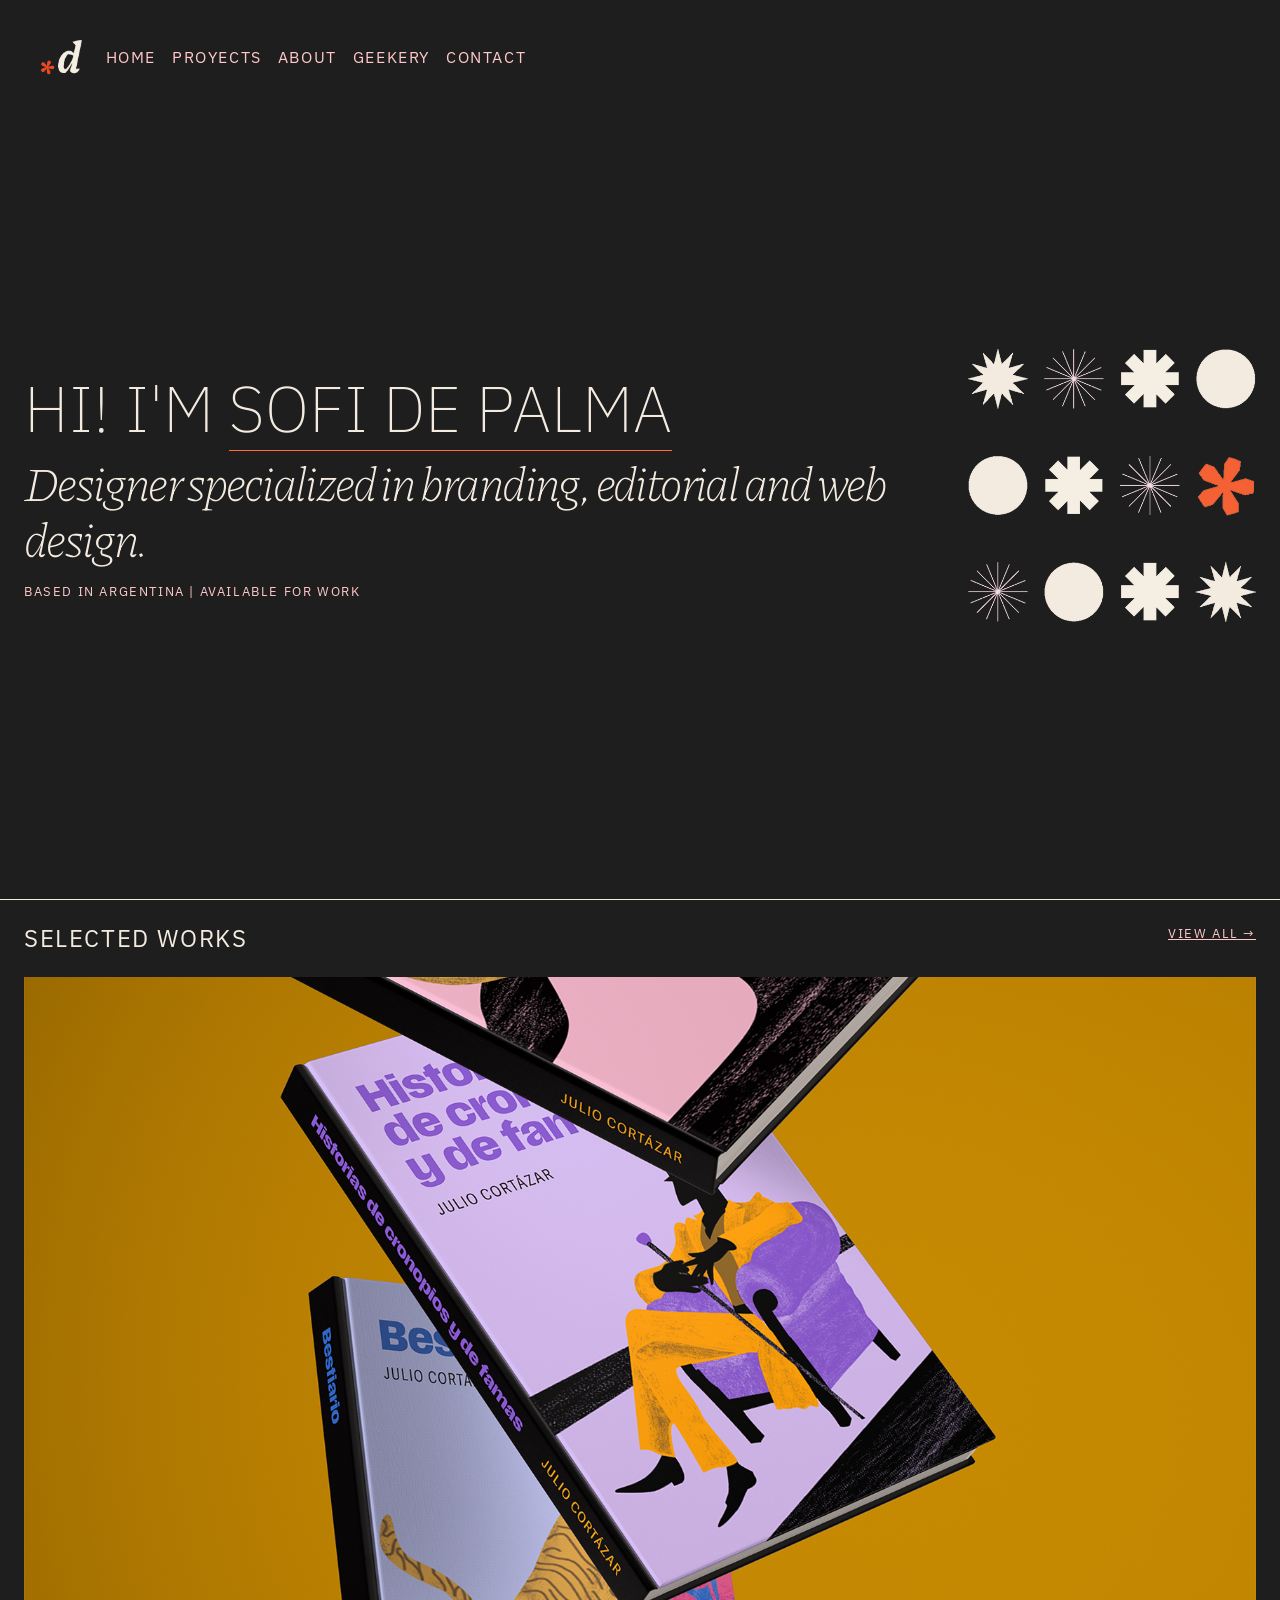
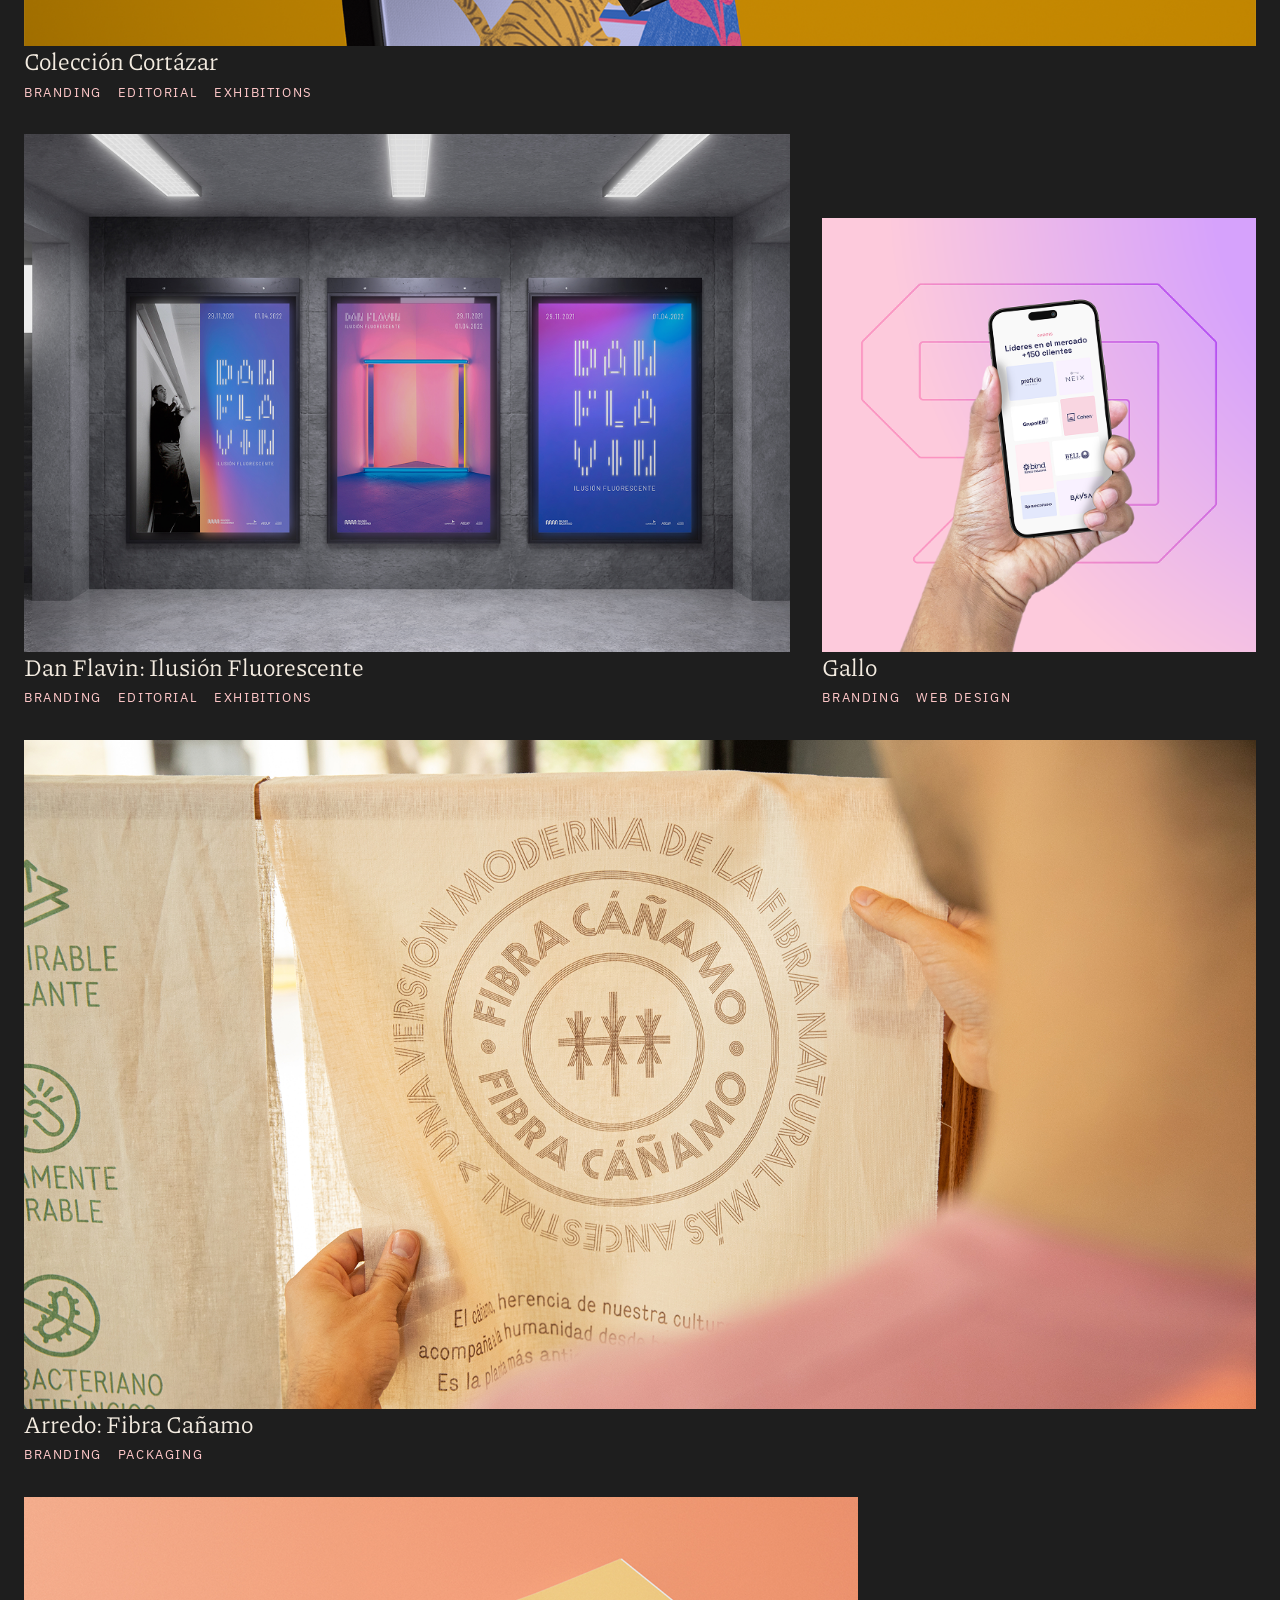
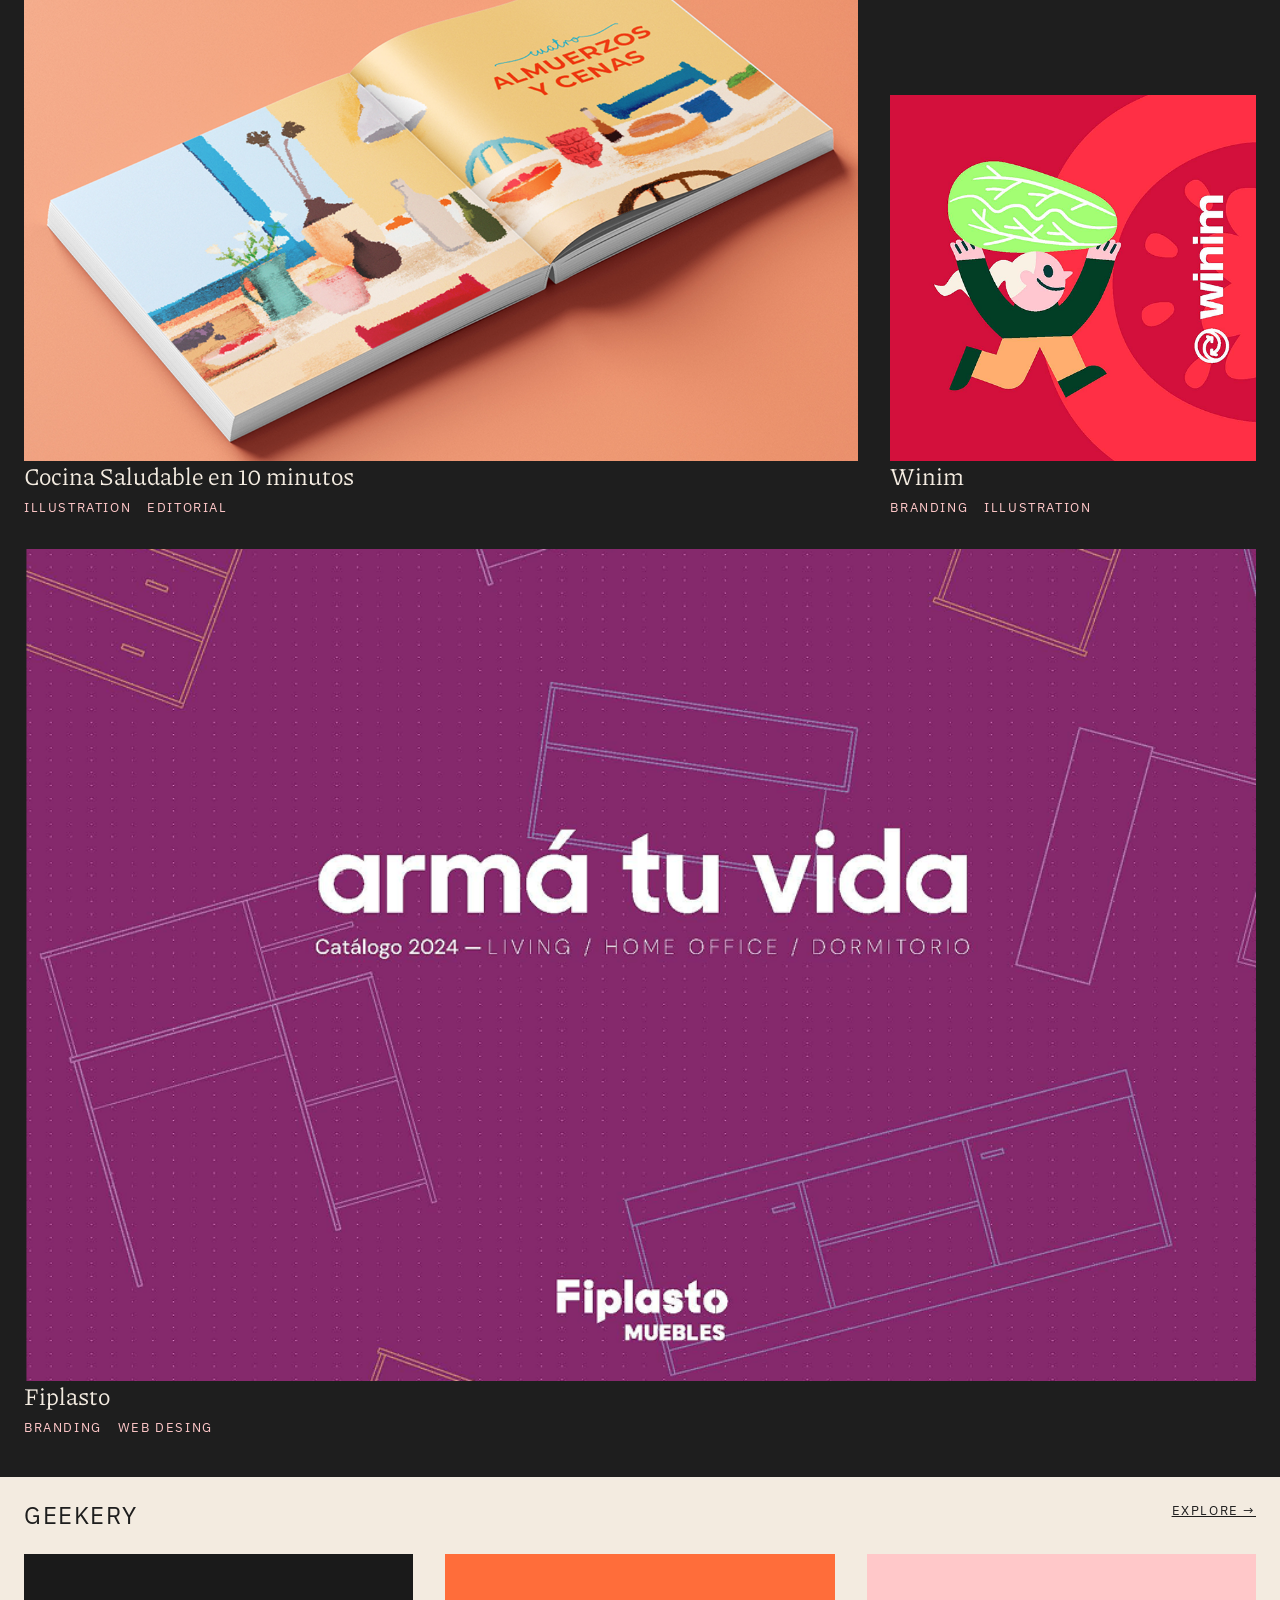
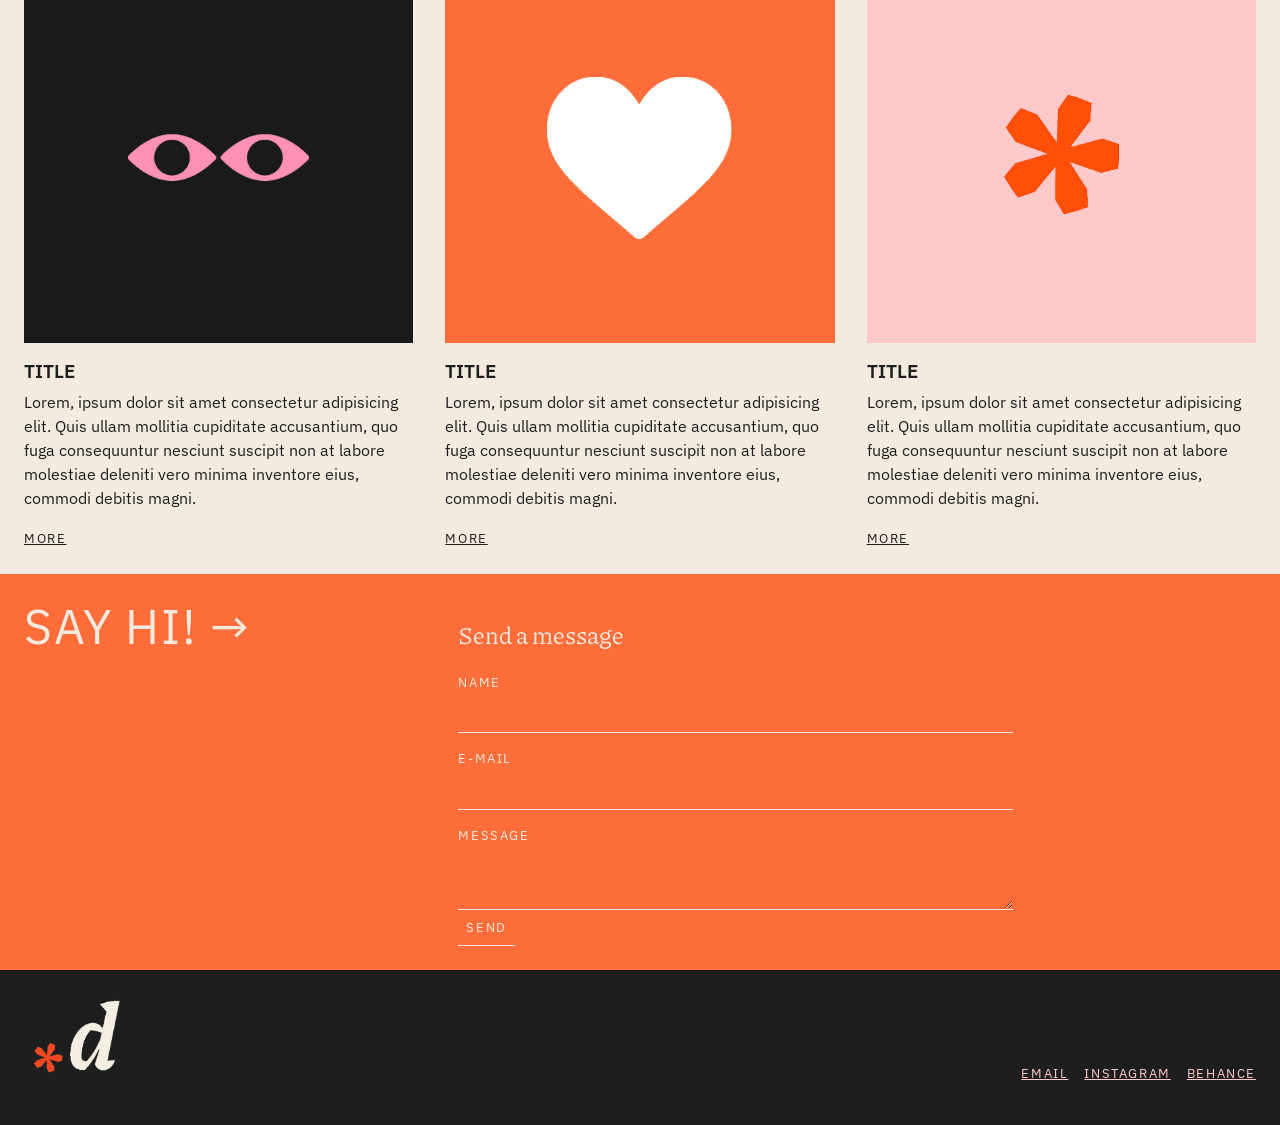
<file: index.html>
<!DOCTYPE html>
<html lang="en">
<head>
    <meta charset="UTF-8">
    <meta name="viewport" content="width=device-width, initial-scale=1.0">
    <title>Sofi De Palma | Graphic Designer</title>

    <!--Bootstrap-->
    <link href="https://cdn.jsdelivr.net/npm/bootstrap@5.3.8/dist/css/bootstrap.min.css" rel="stylesheet" integrity="sha384-sRIl4kxILFvY47J16cr9ZwB07vP4J8+LH7qKQnuqkuIAvNWLzeN8tE5YBujZqJLB" crossorigin="anonymous">

    <!--Font-->
    <link rel="preconnect" href="https://fonts.googleapis.com">
    <link rel="preconnect" href="https://fonts.gstatic.com" crossorigin>
    <link href="https://fonts.googleapis.com/css2?family=IBM+Plex+Sans:ital,wght@0,100..700;1,100..700&family=Piazzolla:ital,opsz,wght@0,8..30,100..900;1,8..30,100..900&display=swap" rel="stylesheet">

    <link rel="stylesheet" href="./css/style.css">
</head>
<body>
  <header class="index-header">
    <nav class="navbar navbar-expand-lg bg-body-tertiary">
      <div class="container-fluid">
        <a class="navbar-brand" href="index.html"><img class="logo" src="./img/isotipo-depalma.png" alt="Logotipo DPalma Agencia"></a>
        <button class="navbar-toggler" type="button" data-bs-toggle="collapse" data-bs-target="#navbarSupportedContent" aria-controls="navbarSupportedContent" aria-expanded="false" aria-label="Toggle navigation">
          <span class="navbar-toggler-icon"></span>
        </button>
        <div class="collapse navbar-collapse" id="navbarSupportedContent">
          <ul class="navbar-nav me-auto mb-2 mb-lg-0">
            <li class="nav-item">
              <a class="nav-link" aria-current="page" href="./index.html">Home</a>
            </li>
            <li class="nav-item">
              <a class="nav-link" href="./pages/proyects.html">Proyects</a>
            </li>
            <li class="nav-item">
              <a class="nav-link" href="./pages/about.html">About</a>
            </li>
            <li class="nav-item">
              <a class="nav-link" href="#">Geekery</a>
            </li>
            <li class="nav-item">
              <a class="nav-link" href="#contacto">Contact</a>
            </li>
        </div>
      </div>
    </nav>

    <div class="contenedor-index-header">
      <section>
        <h1 class="index-header-h1">Hi! I'm <span>Sofi De Palma</span></h1>
        <p class="index-header-cargo">Designer specialized in branding, editorial and web design.</p>
        <p class="index-header-pais">Based in Argentina | Available for work</p>
      </section>
      
      <img class="index-header-img" src="./img/header-patron.png" alt="Patrón geométrico">
    </div>
  </header>

  <main class="index-main">
        <section>
            <h2 class="index-main-h2">Selected works</h2>
            <a class="btn-rosa btn-hover" href="./pages/proyects.html">View all →</a>
        </section>

        <article>
            <img class="proyect-img" src="./img/proyectos/proyecto-cortazar-1.png" alt="Tapas de libro Colección Julio Cortázar">
            <h3 class="h-proyect">Colección Cortázar</h3>
            <ul class="proyect-list-area">
                <li class="btn-rosa">Branding</li>
                <li class="btn-rosa">Editorial</li>
                <li class="btn-rosa">Exhibitions</li>
            </ul>
        </article>

        <div class="container-proyect">
        <article>
            <img class="proyect-img" src="./img/proyectos/proyecto-danflavin.png" alt="Afiches publicitarios">
            <h3 class="h-proyect">Dan Flavin: Ilusión Fluorescente</h3>
            <ul class="proyect-list-area">
                <li class="btn-rosa">Branding</li>
                <li class="btn-rosa">Editorial</li>
                <li class="btn-rosa">Exhibitions</li>
            </ul>
        </article>

        <article>
            <img class="proyect-img" src="./img/proyectos/proyecto-gallo.png" alt="Pantalla del sitio Web de Gallo">
            <h3 class="h-proyect">Gallo</h3>
            <ul class="proyect-list-area">
                <li class="btn-rosa">Branding</li>
                <li class="btn-rosa">Web design</li>
            </ul>
        </article>
        </div>

        <article>
            <img class="proyect-img" src="./img/proyectos/proyecto-arredo.png" alt="Logo Arredo: Fibra Cañamo impreso sobre tela">
            <h3 class="h-proyect">Arredo: Fibra Cañamo</h3>
            <ul class="proyect-list-area">
                <li class="btn-rosa">Branding</li>
                <li class="btn-rosa">Packaging</li>
            </ul>
        </article>

        <div class="container-proyect">
        <article>
            <img class="proyect-img" src="./img/proyectos/proyecto-cocina.png" alt="Interior de Libro">
            <h3 class="h-proyect">Cocina Saludable en 10 minutos</h3>
            <ul class="proyect-list-area">
                <li class="btn-rosa">Illustration</li>
                <li class="btn-rosa">Editorial</li>
            </ul>
        </article>

        <article>
            <img class="proyect-img" src="./img/proyectos/proyecto-winim.png" alt="Ilustración y Logo de Winim">
            <h3 class="h-proyect">Winim</h3>
            <ul class="proyect-list-area">
                <li class="btn-rosa">Branding</li>
                <li class="btn-rosa">Illustration</li>
            </ul>
        </article>
        </div>

        <article>
            <img class="proyect-img" src="./img/proyectos/proyecto-fiplasto.png" alt="Tapa de Catálogo Fiplasto Muebles">
            <h3 class="h-proyect">Fiplasto</h3>
            <ul class="proyect-list-area">
                <li class="btn-rosa">Branding</li>
                <li class="btn-rosa">Web desing</li>
            </ul>
        </article>
    </main>

     <section class="index-blog">
        <section>
            <h2 class="index-blog-h2">Geekery</h2>
            <a class="btn-negro btn-hover" href="#">Explore →</a>
        </section>

        <div class="contenedor-notas">
            <article class="card-nota">
                <img src="./img/nota-1.png" alt="Ojos">
                <h4 class="h-nota-card">Title</h4>
                <p class="p-nota-card">Lorem, ipsum dolor sit amet consectetur adipisicing elit. Quis ullam mollitia cupiditate accusantium, quo fuga consequuntur nesciunt suscipit non at labore molestiae deleniti vero minima inventore eius, commodi debitis magni.</p>
                <a class="btn-negro btn-hover" href="#">More</a>
            </article>

            <article class="card-nota">
                <img src="./img/nota-2.png" alt="Corazón">
                <h4 class="h-nota-card">Title</h4>
                <p class="p-nota-card">Lorem, ipsum dolor sit amet consectetur adipisicing elit. Quis ullam mollitia cupiditate accusantium, quo fuga consequuntur nesciunt suscipit non at labore molestiae deleniti vero minima inventore eius, commodi debitis magni.</p>
                <a class="btn-negro btn-hover" href="#">More</a>
            </article>

            <article class="card-nota">
                <img src="./img/nota-3.png" alt="Asterisco">
                <h4 class="h-nota-card">Title</h4>
                <p class="p-nota-card">Lorem, ipsum dolor sit amet consectetur adipisicing elit. Quis ullam mollitia cupiditate accusantium, quo fuga consequuntur nesciunt suscipit non at labore molestiae deleniti vero minima inventore eius, commodi debitis magni.</p>
                <a class="btn-negro btn-hover" href="#">More</a>
            </article>
        </div>
    </section>

    <section id="contacto">
        <section class="contenedor-contacto">
            <h2 class="contacto-h2">Say hi! →</h2>
            <section class="formulario">
                <h5 class="contacto-h5">Send a message</h5>
                <form action="" method="post">
                    <label for="name">Name</label>
                    <input type="text" name="name" id="name">

                    <label for="email">E-mail</label>
                    <input type="email" name="email" id="email">

                    <label for="message">Message</label>
                    <textarea name="message" id="message"></textarea>

                    <input class="btn-form btn-hover" type="submit" value="Send">
                </form>
            </section>
        </section>
    </section>

   <footer>
        <img class="logo-grande" src="./img/isotipo-depalma.png" alt="Logotipo DPalma Agencia">
        <ul>
            <li><a class="btn-rosa btn-hover" href="mailto:dpalmaagencia@gmail.com">Email</a></li>
            <li><a class="btn-rosa btn-hover" href="https://www.instagram.com/dpalma.agencia/" target="_blank">Instagram</a></li>
            <li><a class="btn-rosa btn-hover" href="https://www.behance.net/sofidepalma" target="_blank">Behance</a></li>
        </ul>
    </footer>
    <script src="https://cdn.jsdelivr.net/npm/bootstrap@5.3.8/dist/js/bootstrap.bundle.min.js" integrity="sha384-FKyoEForCGlyvwx9Hj09JcYn3nv7wiPVlz7YYwJrWVcXK/BmnVDxM+D2scQbITxI" crossorigin="anonymous"></script>
</body>
</html>
</file>
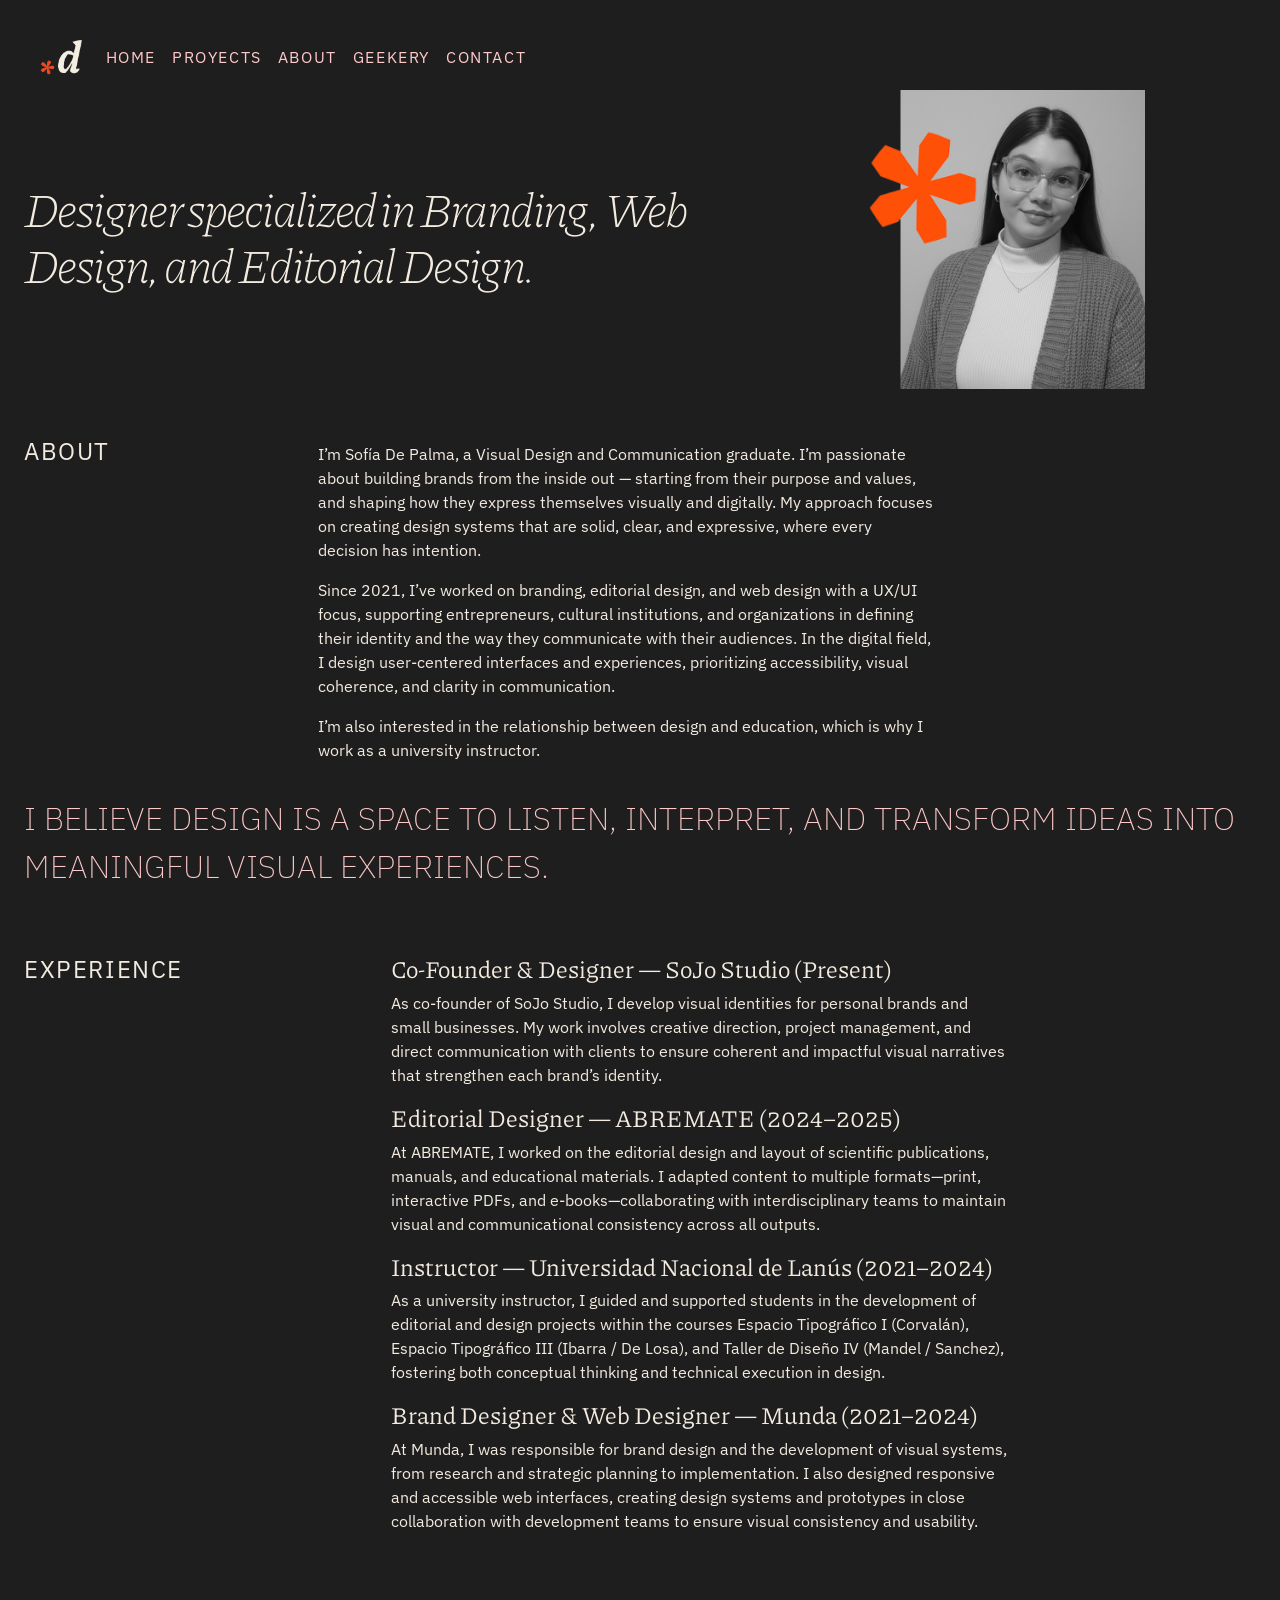
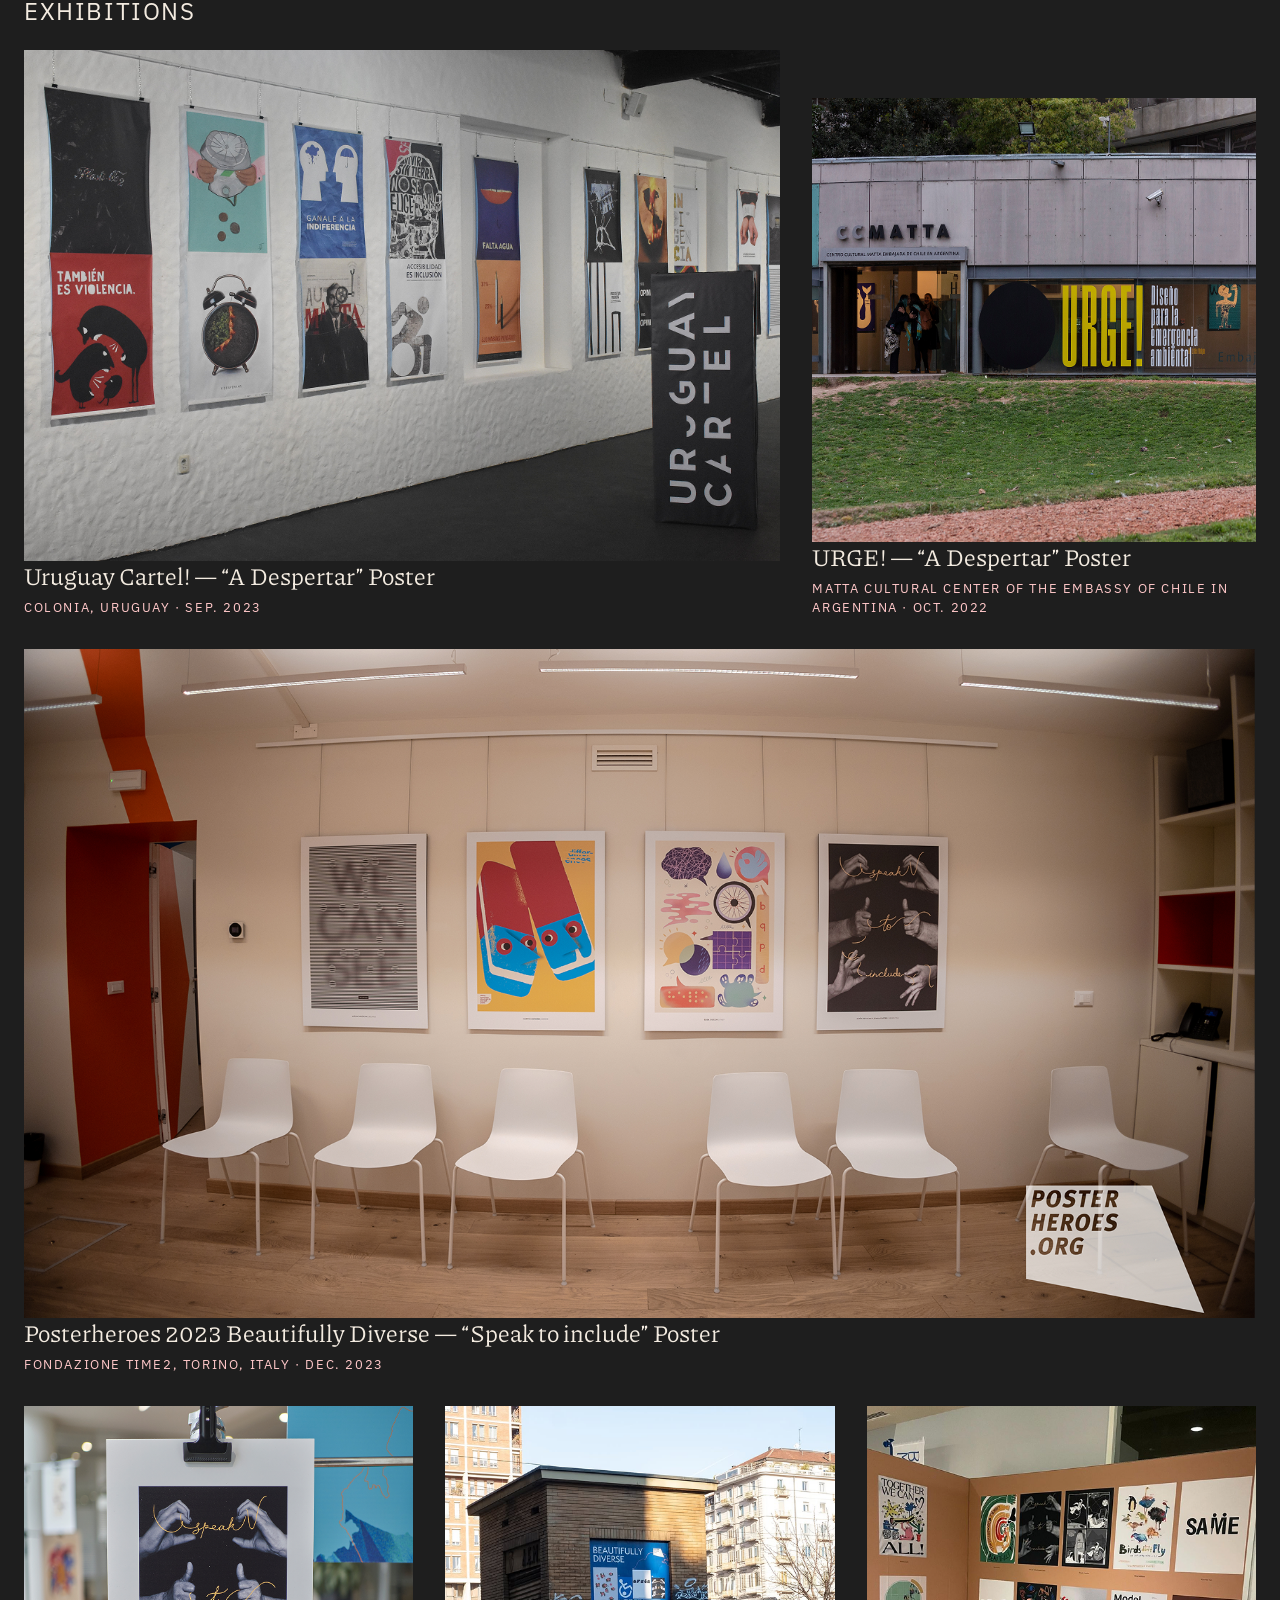
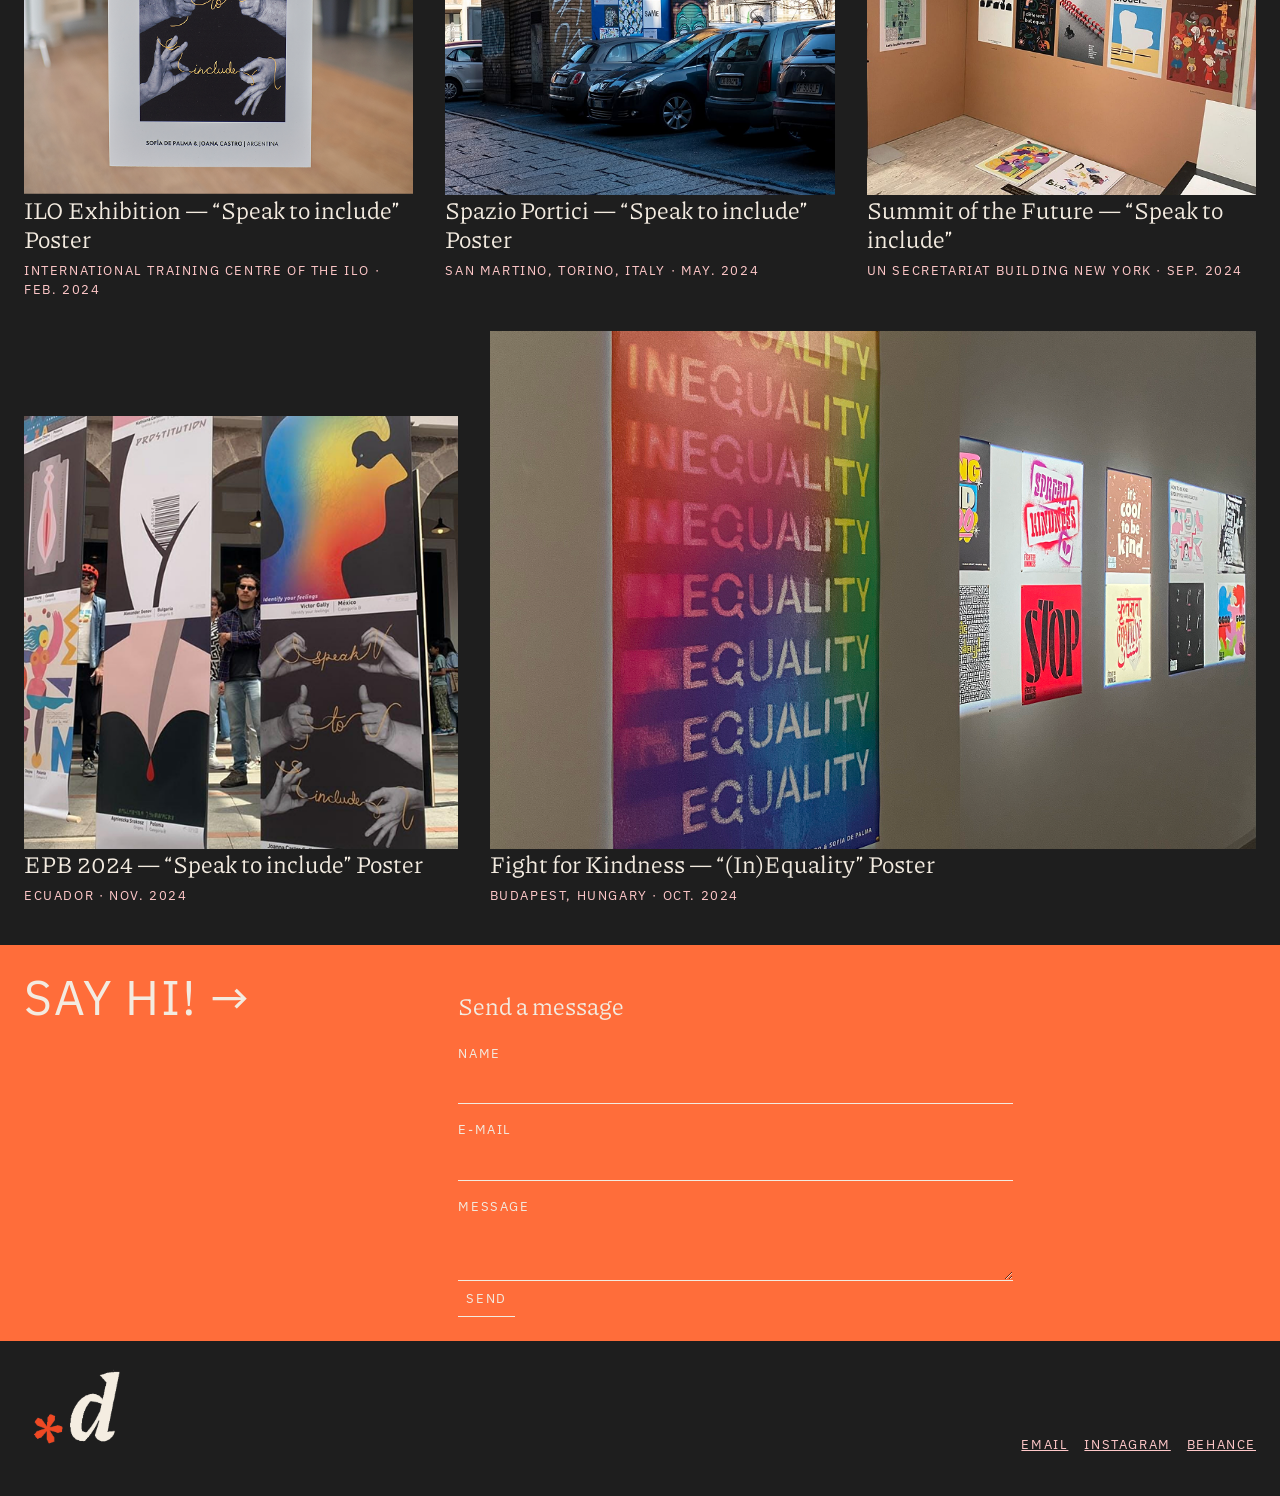
<file: pages/about.html>
<!DOCTYPE html>
<html lang="en">
<head>
    <meta charset="UTF-8">
    <meta name="viewport" content="width=device-width, initial-scale=1.0">
    <title>Sofi De Palma | Graphic Designer</title>

    <!--Bootstrap-->
    <link href="https://cdn.jsdelivr.net/npm/bootstrap@5.3.8/dist/css/bootstrap.min.css" rel="stylesheet" integrity="sha384-sRIl4kxILFvY47J16cr9ZwB07vP4J8+LH7qKQnuqkuIAvNWLzeN8tE5YBujZqJLB" crossorigin="anonymous">

    <!--Font-->
    <link rel="preconnect" href="https://fonts.googleapis.com">
    <link rel="preconnect" href="https://fonts.gstatic.com" crossorigin>
    <link href="https://fonts.googleapis.com/css2?family=IBM+Plex+Sans:ital,wght@0,100..700;1,100..700&family=Piazzolla:ital,opsz,wght@0,8..30,100..900;1,8..30,100..900&display=swap" rel="stylesheet">

    <link rel="stylesheet" href="../css/style.css">
</head>
<body>
    <header class="about-header">
      <nav class="navbar navbar-expand-lg bg-body-tertiary">
        <div class="container-fluid">
          <a class="navbar-brand" href="../index.html"><img class="logo" src="../img/isotipo-depalma.png" alt="Logotipo DPalma Agencia"></a>
          <button class="navbar-toggler" type="button" data-bs-toggle="collapse" data-bs-target="#navbarSupportedContent" aria-controls="navbarSupportedContent" aria-expanded="false" aria-label="Toggle navigation">
            <span class="navbar-toggler-icon"></span>
          </button>
          <div class="collapse navbar-collapse" id="navbarSupportedContent">
            <ul class="navbar-nav me-auto mb-2 mb-lg-0">
              <li class="nav-item">
                <a class="nav-link" aria-current="page" href="../index.html">Home</a>
              </li>
              <li class="nav-item">
                <a class="nav-link" href="./proyects.html">Proyects</a>
              </li>
              <li class="nav-item">
                <a class="nav-link" href="./about.html">About</a>
              </li>
              <li class="nav-item">
                <a class="nav-link" href="#">Geekery</a>
              </li>
              <li class="nav-item">
                <a class="nav-link" href="#contacto">Contact</a>
              </li>
          </div>
        </div>
      </nav>
      <section class="contenedor-about-header">
        <h1 class="about-cargo">Designer specialized in Branding, Web Design, and Editorial Design.</h1>
        <img class="about-img" src="../img/about-me.png" alt="Retrato de Sofi De Palma">
      </section>
    </header>

    <main class="about-main">
      <section>
        <h2 class="about-h2">About</h2>
        <div>
          <p class="p-about">I’m Sofía De Palma, a Visual Design and Communication graduate. I’m passionate about building brands from the inside out — starting from their purpose and values, and shaping how they express themselves visually and digitally. My approach focuses on creating design systems that are solid, clear, and expressive, where every decision has intention.</p>
          <p class="p-about">Since 2021, I’ve worked on branding, editorial design, and web design with a UX/UI focus, supporting entrepreneurs, cultural institutions, and organizations in defining their identity and the way they communicate with their audiences. In the digital field, I design user-centered interfaces and experiences, prioritizing accessibility, visual coherence, and clarity in communication.</p>
          <p class="p-about">I’m also interested in the relationship between design and education, which is why I work as a university instructor.</p>
          </div>
      </section>
      <p class="about-destacado">I believe design is a space to listen, interpret, and transform ideas into meaningful visual experiences.</p>
    </main>

    <section class="about-experience">
      <h2 class="about-h2">Experience</h2>
      <div>
        <article>
            <h3 class="h-proyect">Co-Founder & Designer — SoJo Studio  (Present)</h3>
            <p class="p-about">As co-founder of SoJo Studio, I develop visual identities for personal brands and small businesses. My work involves creative direction, project management, and direct communication with clients to ensure coherent and impactful visual narratives that strengthen each brand’s identity.</p>
        </article>

        <article>
            <h3 class="h-proyect">Editorial Designer — ABREMATE  (2024–2025)</h3>
            <p class="p-about">At ABREMATE, I worked on the editorial design and layout of scientific publications, manuals, and educational materials. I adapted content to multiple formats—print, interactive PDFs, and e-books—collaborating with interdisciplinary teams to maintain visual and communicational consistency across all outputs.</p>
        </article>

        <article>
            <h3 class="h-proyect">Instructor — Universidad Nacional de Lanús (2021–2024)</h3>
            <p class="p-about">As a university instructor, I guided and supported students in the development of editorial and design projects within the courses Espacio Tipográfico I (Corvalán), Espacio Tipográfico III (Ibarra / De Losa), and Taller de Diseño IV (Mandel / Sanchez), fostering both conceptual thinking and technical execution in design.</p>
        </article>

        <article>
            <h3 class="h-proyect">Brand Designer & Web Designer — Munda (2021–2024)</h3>
            <p class="p-about">At Munda, I was responsible for brand design and the development of visual systems, from research and strategic planning to implementation. I also designed responsive and accessible web interfaces, creating design systems and prototypes in close collaboration with development teams to ensure visual consistency and usability.</p>
        </article>
      </div>
    </section>

    <section class="about-exhibitions">
        <h2 class="about-h2">Exhibitions</h2>

        <div class="container-proyect">
          <article>
              <img class="proyect-img" src="../img/exhibitions/exhibition-1.png" alt="Afiches expuestos en Uruguay Poster Festival">
              <h3 class="h-proyect">Uruguay Cartel! —  “A Despertar” Poster</h3>
              <p class="btn-rosa">Colonia, Uruguay · SEP. 2023</p>
          </article>

          <article>
              <img class="proyect-img" src="../img/exhibitions/exhibition-2.png" alt="Predio del CCMATTA">
              <h3 class="h-proyect">URGE! —  “A Despertar” Poster</h3>
              <p class="btn-rosa">MATTA Cultural Center of the Embassy of Chile in Argentina · oct. 2022</p>
          </article>
        </div>

        <article>
            <img class="proyect-img" src="../img/exhibitions/exhibition-3.png" alt="Sala de Exposición en Torino, Italia">
            <h3 class="h-proyect">Posterheroes 2023  Beautifully Diverse —  “Speak to include” Poster</h3>
            <p class="btn-rosa">Fondazione Time2, Torino, Italy · DEC. 2023</p>
        </article>
        
        <div class="container-proyect-3">
          <article>
              <img class="proyect-img" src="../img/exhibitions/exhibition-4.png" alt="Sala de Exposición en ITCILO">
              <h3 class="h-proyect">ILO Exhibition —  “Speak to include” Poster</h3>
              <p class="btn-rosa">International Training Centre of the ILO · FEB. 2024</p>
          </article>

          <article>
              <img class="proyect-img" src="../img/exhibitions/exhibition-5.png" alt="Estacionamiento en san Martino, Italia">
              <h3 class="h-proyect">Spazio Portici —  “Speak to include” Poster</h3>
              <p class="btn-rosa">San Martino, Torino, Italy · May. 2024</p>
          </article>

          <article>
              <img class="proyect-img" src="../img/exhibitions/exhibition-6.png" alt="Sala de Exposición en las Naciones Unidas de Nueva York">
              <h3 class="h-proyect">Summit of the Future —  “Speak to include”</h3>
              <p class="btn-rosa">UN Secretariat Building New York · Sep. 2024</p>
          </article>
        </div>

        <div class="container-proyect">
          <article>
              <img class="proyect-img" src="../img/exhibitions/exhibition-7.png" alt="Sala de Exposición en Ecuador">
              <h3 class="h-proyect">EPB 2024 —  “Speak to include” Poster</h3>
              <p class="btn-rosa">Ecuador · Nov. 2024</p>
          </article>

          <article>
              <img class="proyect-img" src="../img/exhibitions/exhibition-8.png" alt="Sala de Exposición en Budapest, Hungría">
              <h3 class="h-proyect">Fight for Kindness —  “(In)Equality” Poster</h3>
              <p class="btn-rosa">Budapest, Hungary · Oct. 2024</p>
          </article>
        </div>
    </section>

    <section id="contacto">
        <section class="contenedor-contacto">
            <h2 class="contacto-h2">Say hi! →</h2>
            <section class="formulario">
                <h5 class="contacto-h5">Send a message</h5>
                <form action="" method="post">
                    <label for="name">Name</label>
                    <input type="text" name="name" id="name">

                    <label for="email">E-mail</label>
                    <input type="email" name="email" id="email">

                    <label for="message">Message</label>
                    <textarea name="message" id="message"></textarea>

                    <input class="btn-form btn-hover" type="submit" value="Send">
                </form>
            </section>
        </section>
    </section>

   <footer>
        <img class="logo-grande" src="../img/isotipo-depalma.png" alt="Logotipo DPalma Agencia">
        <ul>
            <li><a class="btn-rosa btn-hover" href="mailto:dpalmaagencia@gmail.com">Email</a></li>
            <li><a class="btn-rosa btn-hover" href="https://www.instagram.com/dpalma.agencia/" target="_blank">Instagram</a></li>
            <li><a class="btn-rosa btn-hover" href="https://www.behance.net/sofidepalma" target="_blank">Behance</a></li>
        </ul>
    </footer>
    <script src="https://cdn.jsdelivr.net/npm/bootstrap@5.3.8/dist/js/bootstrap.bundle.min.js" integrity="sha384-FKyoEForCGlyvwx9Hj09JcYn3nv7wiPVlz7YYwJrWVcXK/BmnVDxM+D2scQbITxI" crossorigin="anonymous"></script>
</body>
</html>
</file>
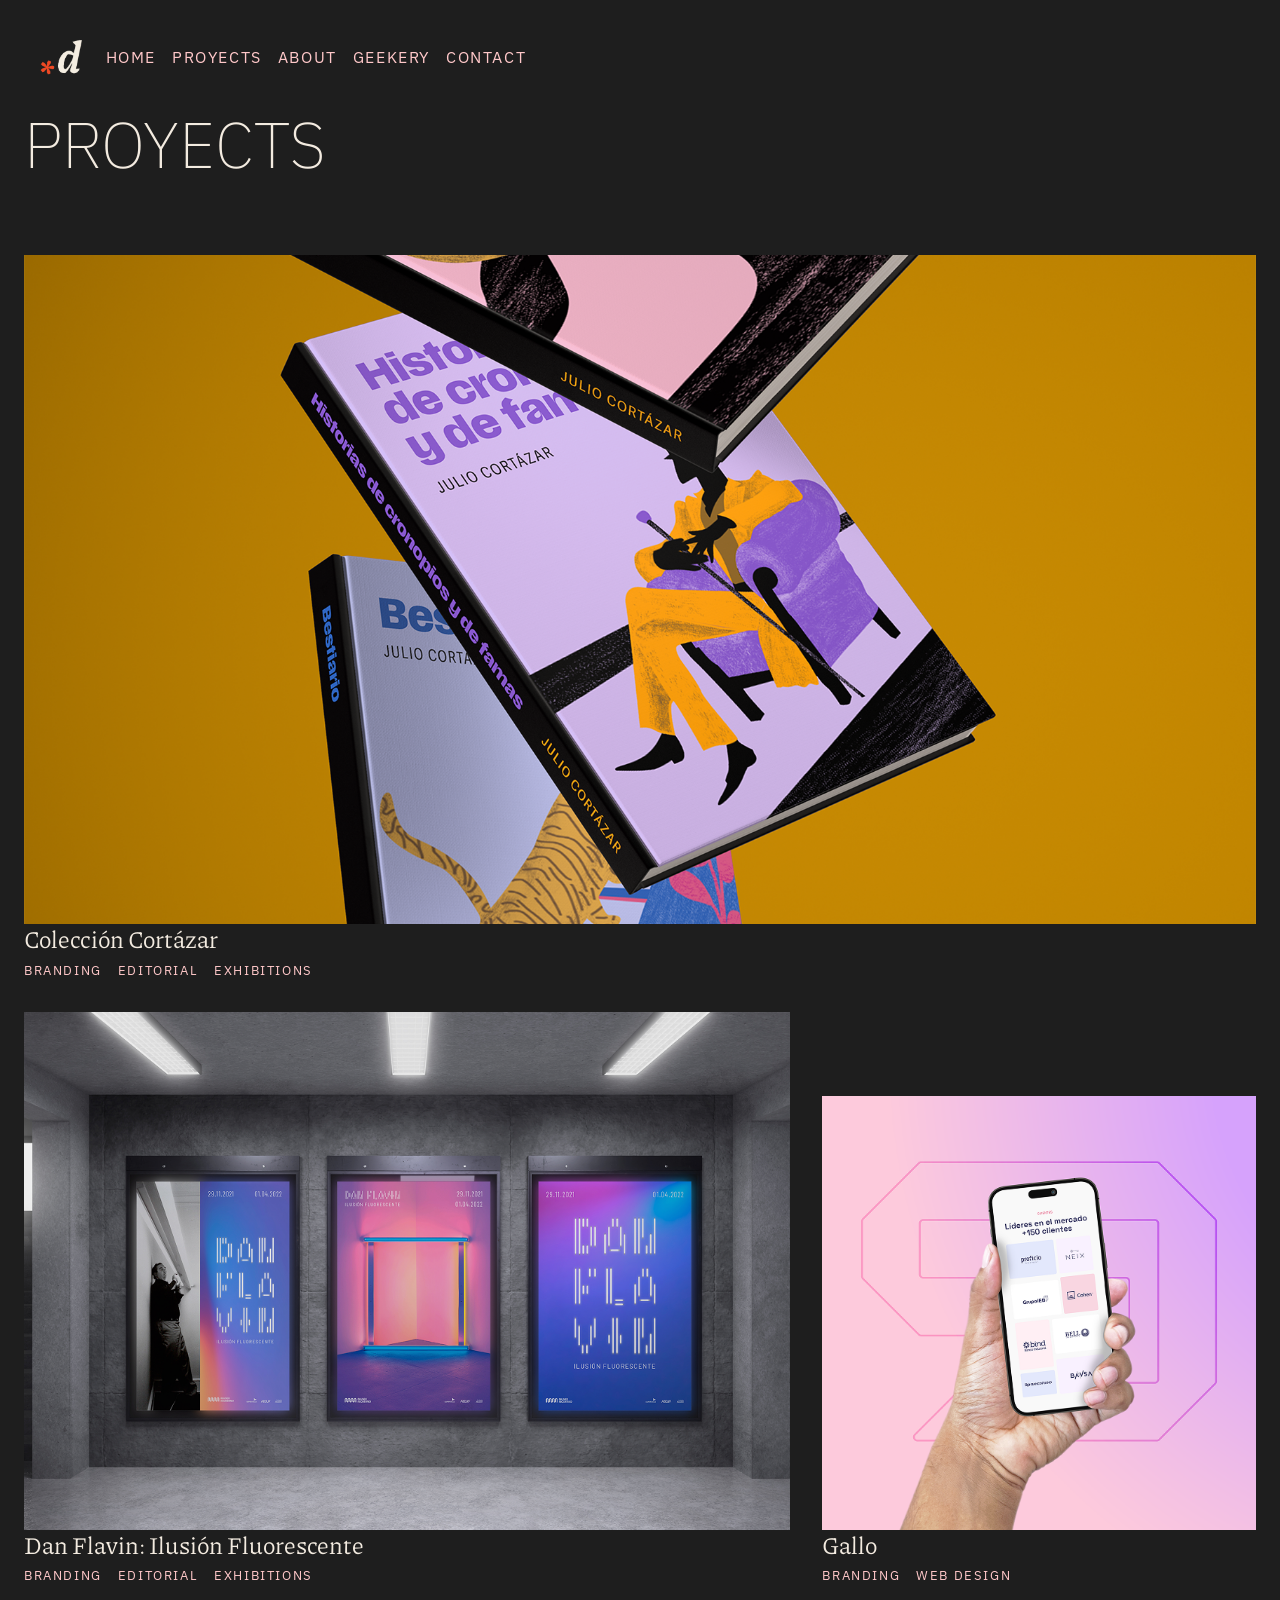
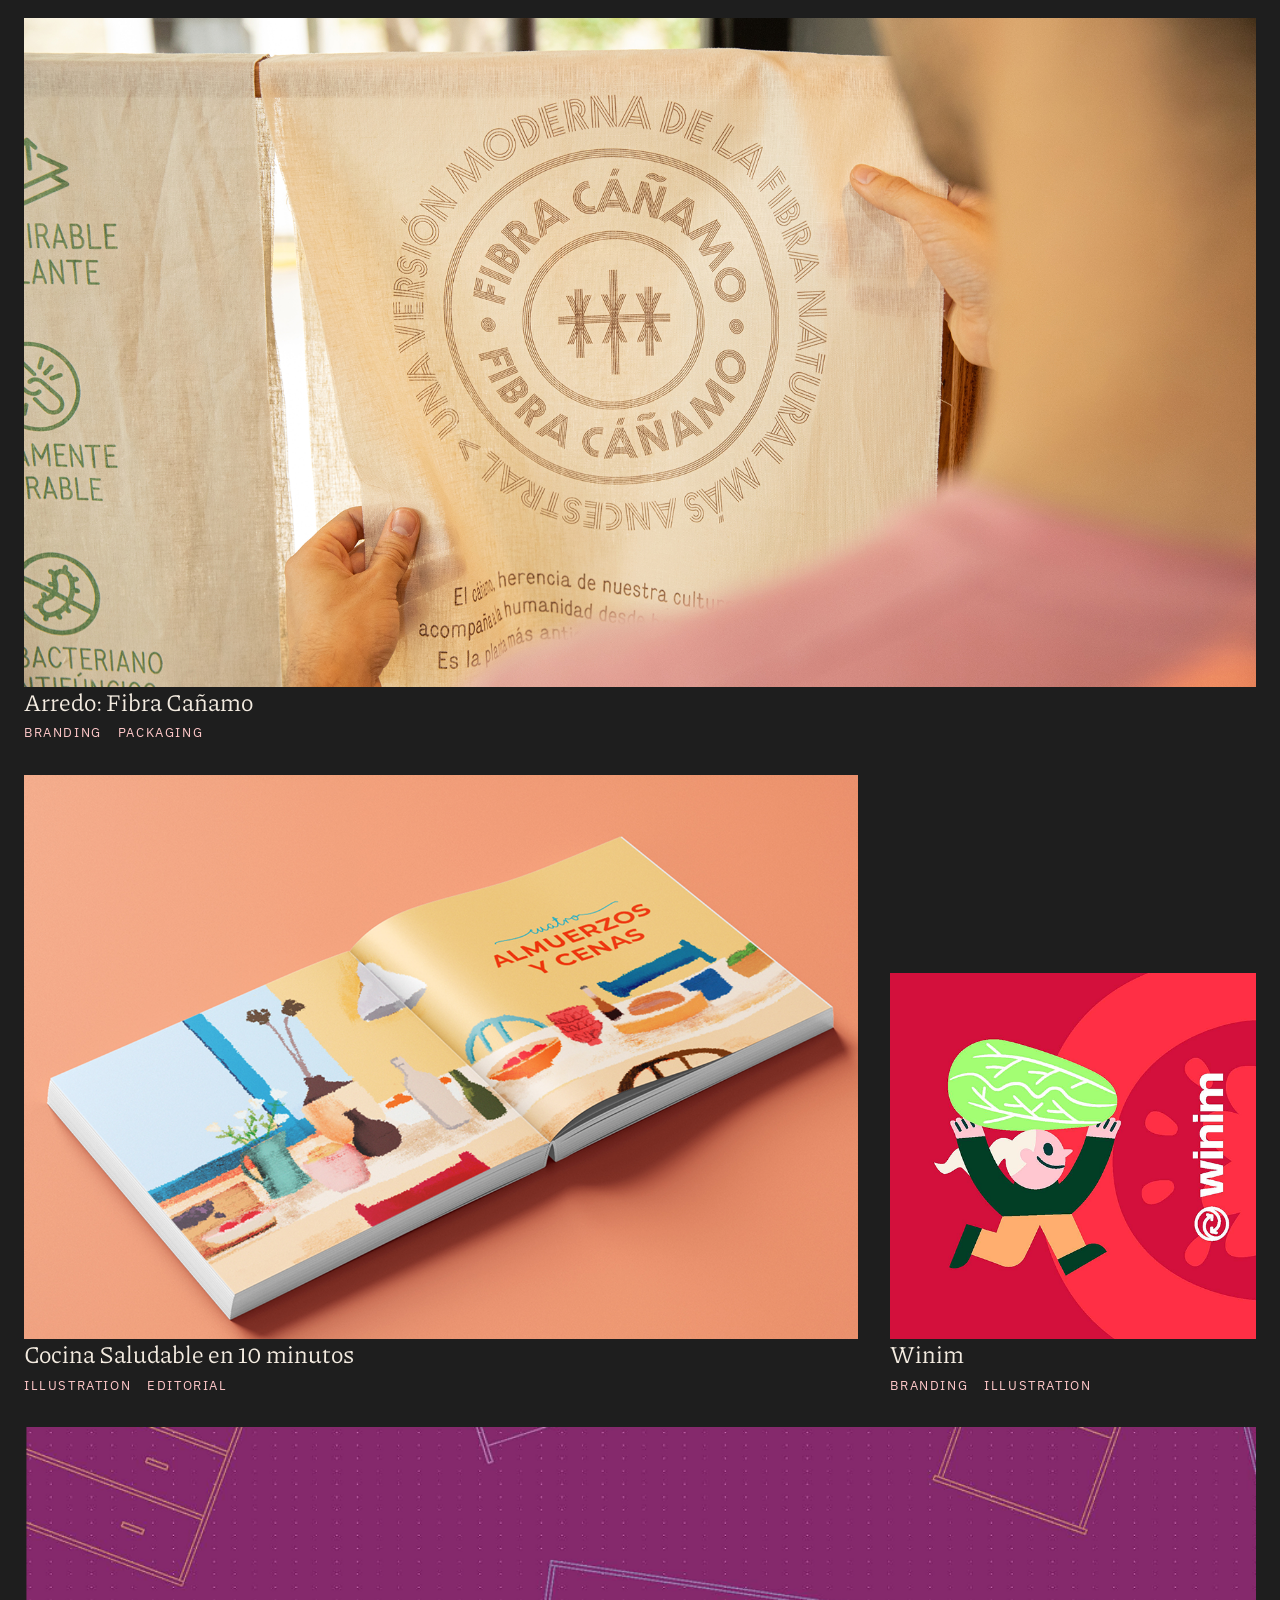
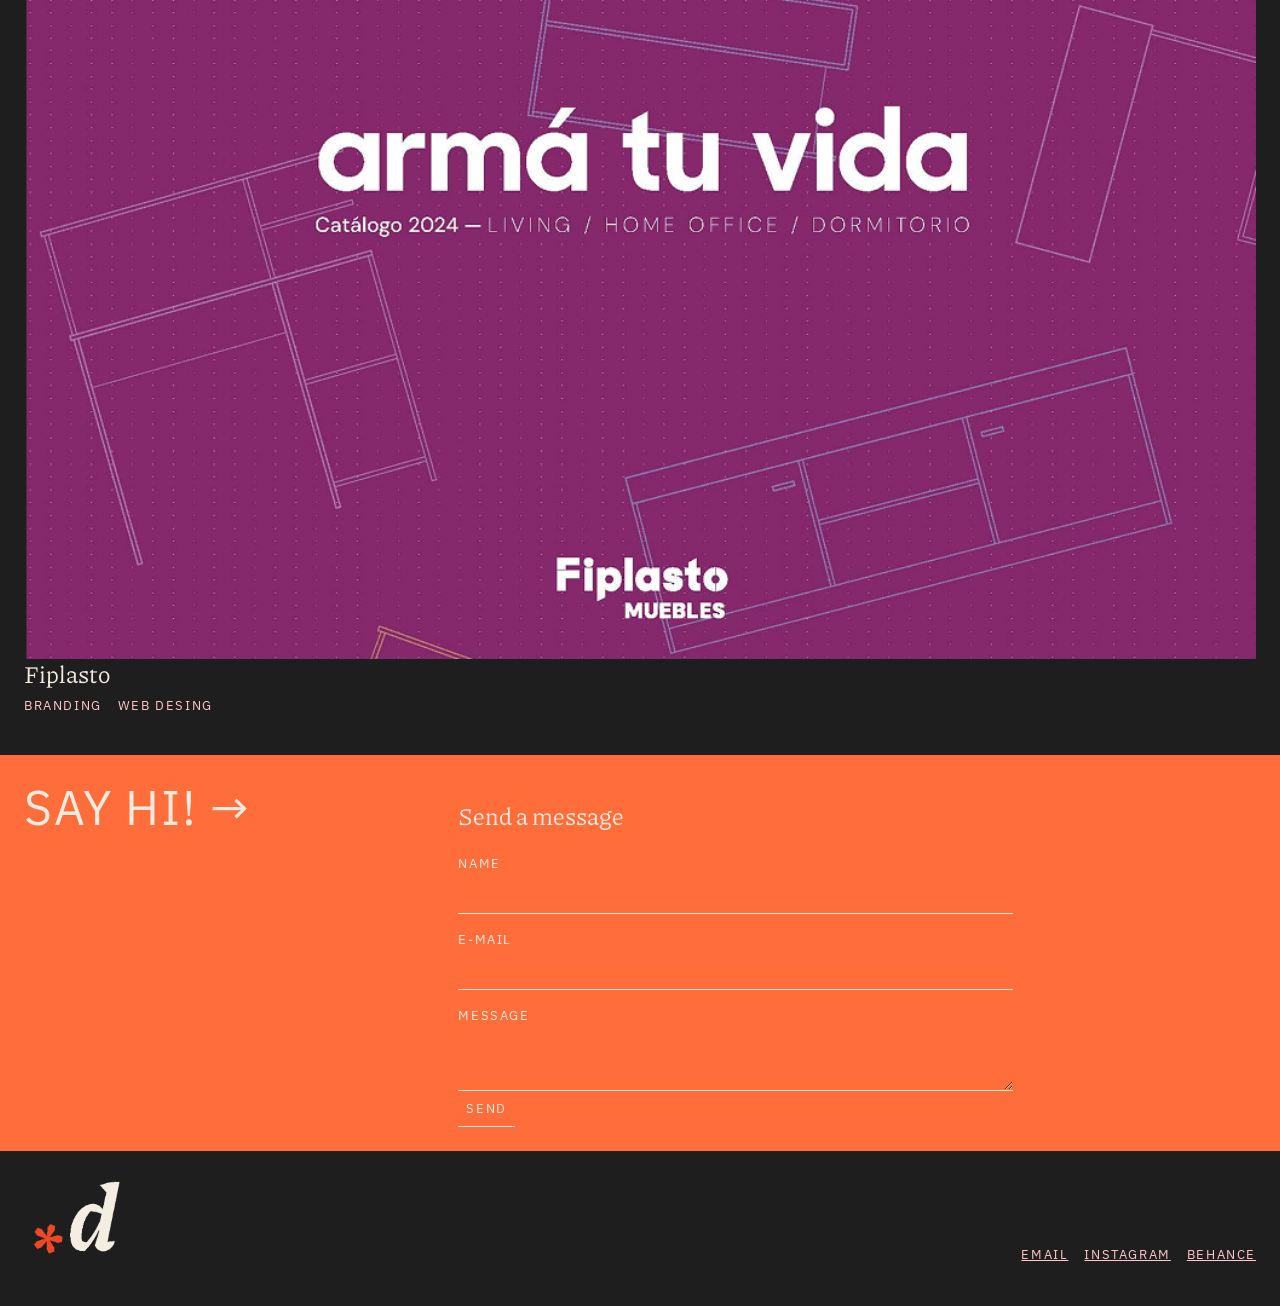
<file: pages/proyects.html>
<!DOCTYPE html>
<html lang="en">
<head>
    <meta charset="UTF-8">
    <meta name="viewport" content="width=device-width, initial-scale=1.0">
    <title>Sofi De Palma | Graphic Designer</title>

    <!--Bootstrap-->
    <link href="https://cdn.jsdelivr.net/npm/bootstrap@5.3.8/dist/css/bootstrap.min.css" rel="stylesheet" integrity="sha384-sRIl4kxILFvY47J16cr9ZwB07vP4J8+LH7qKQnuqkuIAvNWLzeN8tE5YBujZqJLB" crossorigin="anonymous">

    <!--Font-->
    <link rel="preconnect" href="https://fonts.googleapis.com">
    <link rel="preconnect" href="https://fonts.gstatic.com" crossorigin>
    <link href="https://fonts.googleapis.com/css2?family=IBM+Plex+Sans:ital,wght@0,100..700;1,100..700&family=Piazzolla:ital,opsz,wght@0,8..30,100..900;1,8..30,100..900&display=swap" rel="stylesheet">

    <link rel="stylesheet" href="../css/style.css">
</head>
<body>
  <header class="proyects-header">
    <nav class="navbar navbar-expand-lg bg-body-tertiary">
      <div class="container-fluid">
        <a class="navbar-brand" href="../index.html"><img class="logo" src="../img/isotipo-depalma.png" alt="Logotipo DPalma Agencia"></a>
        <button class="navbar-toggler" type="button" data-bs-toggle="collapse" data-bs-target="#navbarSupportedContent" aria-controls="navbarSupportedContent" aria-expanded="false" aria-label="Toggle navigation">
          <span class="navbar-toggler-icon"></span>
        </button>
        <div class="collapse navbar-collapse" id="navbarSupportedContent">
          <ul class="navbar-nav me-auto mb-2 mb-lg-0">
            <li class="nav-item">
              <a class="nav-link" aria-current="page" href="../index.html">Home</a>
            </li>
            <li class="nav-item">
              <a class="nav-link" href="./proyects.html">Proyects</a>
            </li>
            <li class="nav-item">
              <a class="nav-link" href="./about.html">About</a>
            </li>
            <li class="nav-item">
              <a class="nav-link" href="#">Geekery</a>
            </li>
            <li class="nav-item">
              <a class="nav-link" href="#contacto">Contact</a>
            </li>
        </div>
      </div>
    </nav>

    <h1 class="proyects-h1">Proyects</h1>
  </header>

  <main class="proyects-main">
        <article>
            <img class="proyect-img" src="../img/proyectos/proyecto-cortazar-1.png" alt="Tapas de libro Colección Julio Cortázar">
            <h3 class="h-proyect">Colección Cortázar</h3>
            <ul class="proyect-list-area">
                <li class="btn-rosa">Branding</li>
                <li class="btn-rosa">Editorial</li>
                <li class="btn-rosa">Exhibitions</li>
            </ul>
        </article>

        <div class="container-proyect">
        <article>
            <img class="proyect-img" src="../img/proyectos/proyecto-danflavin.png" alt="Afiches publicitarios">
            <h3 class="h-proyect">Dan Flavin: Ilusión Fluorescente</h3>
            <ul class="proyect-list-area">
                <li class="btn-rosa">Branding</li>
                <li class="btn-rosa">Editorial</li>
                <li class="btn-rosa">Exhibitions</li>
            </ul>
        </article>

        <article>
            <img class="proyect-img" src="../img/proyectos/proyecto-gallo.png" alt="Pantalla del sitio Web de Gallo">
            <h3 class="h-proyect">Gallo</h3>
            <ul class="proyect-list-area">
                <li class="btn-rosa">Branding</li>
                <li class="btn-rosa">Web design</li>
            </ul>
        </article>
        </div>

        <article>
            <img class="proyect-img" src="../img/proyectos/proyecto-arredo.png" alt="Logo Arredo: Fibra Cañamo impreso sobre tela">
            <h3 class="h-proyect">Arredo: Fibra Cañamo</h3>
            <ul class="proyect-list-area">
                <li class="btn-rosa">Branding</li>
                <li class="btn-rosa">Packaging</li>
            </ul>
        </article>

        <div class="container-proyect">
        <article>
            <img class="proyect-img" src="../img/proyectos/proyecto-cocina.png" alt="Interior de Libro">
            <h3 class="h-proyect">Cocina Saludable en 10 minutos</h3>
            <ul class="proyect-list-area">
                <li class="btn-rosa">Illustration</li>
                <li class="btn-rosa">Editorial</li>
            </ul>
        </article>

        <article>
            <img class="proyect-img" src="../img/proyectos/proyecto-winim.png" alt="Ilustración y Logo de Winim">
            <h3 class="h-proyect">Winim</h3>
            <ul class="proyect-list-area">
                <li class="btn-rosa">Branding</li>
                <li class="btn-rosa">Illustration</li>
            </ul>
        </article>
        </div>

        <article>
            <img class="proyect-img" src="../img/proyectos/proyecto-fiplasto.png" alt="Tapa de Catálogo Fiplasto Muebles">
            <h3 class="h-proyect">Fiplasto</h3>
            <ul class="proyect-list-area">
                <li class="btn-rosa">Branding</li>
                <li class="btn-rosa">Web desing</li>
            </ul>
        </article>
    </main>

    <section id="contacto">
        <section class="contenedor-contacto">
            <h2 class="contacto-h2">Say hi! →</h2>
            <section class="formulario">
                <h5 class="contacto-h5">Send a message</h5>
                <form action="" method="post">
                    <label for="name">Name</label>
                    <input type="text" name="name" id="name">

                    <label for="email">E-mail</label>
                    <input type="email" name="email" id="email">

                    <label for="message">Message</label>
                    <textarea name="message" id="message"></textarea>

                    <input class="btn-form btn-hover" type="submit" value="Send">
                </form>
            </section>
        </section>
    </section>

   <footer>
        <img class="logo-grande" src="../img/isotipo-depalma.png" alt="Logotipo DPalma Agencia">
        <ul>
            <li><a class="btn-rosa btn-hover" href="mailto:dpalmaagencia@gmail.com">Email</a></li>
            <li><a class="btn-rosa btn-hover" href="https://www.instagram.com/dpalma.agencia/" target="_blank">Instagram</a></li>
            <li><a class="btn-rosa btn-hover" href="https://www.behance.net/sofidepalma" target="_blank">Behance</a></li>
        </ul>
    </footer>
    <script src="https://cdn.jsdelivr.net/npm/bootstrap@5.3.8/dist/js/bootstrap.bundle.min.js" integrity="sha384-FKyoEForCGlyvwx9Hj09JcYn3nv7wiPVlz7YYwJrWVcXK/BmnVDxM+D2scQbITxI" crossorigin="anonymous"></script>
</body>
</html>
</file>
<file: css/style.css>
.btn-rosa, .btn-negro, .nav-link, .about-destacado, .about-h2, .proyects-h1, .formulario label, .btn-form, .contacto-h2, .h-nota-card, .index-blog-h2, .index-main-h2, .index-header-pais, .index-header-h1 {
  text-transform: uppercase;
}

.about-header, .about-main, .about-experience, .about-exhibitions, .proyects-header, .proyects-main, footer, #contacto, .index-blog, .index-main, .index-header {
  padding: 1.5rem;
}

.btn-rosa, .btn-negro, .about-h2, .formulario label, .btn-form, .contacto-h2, .index-blog-h2, .index-main-h2, .index-header-pais {
  letter-spacing: 0.1rem;
}

.index-header {
  background-color: #1E1E1E;
  height: auto;
  border-bottom: 0.1rem solid #F3EBE0;
}

.contenedor-index-header {
  display: flex;
  flex-direction: column;
  align-items: center;
  justify-content: center;
}

.index-header-h1 {
  font-size: 3rem;
  font-weight: 200;
  font-style: normal;
  font-family: "IBM Plex Sans";
  color: #F3EBE0;
  margin-top: 1rem;
}

.index-header-h1 span {
  border-bottom: 1px solid #FF6D3A;
}
.index-header-h1 span:hover {
  color: #FF6D3A;
}

.index-header-cargo {
  font-size: 2rem;
  font-weight: 200;
  font-style: italic;
  font-family: "Piazzolla";
  color: #F3EBE0;
  line-height: 2.5rem;
  letter-spacing: -0.1rem;
}

.index-header-pais {
  font-size: 0.8rem;
  font-weight: 400;
  font-style: normal;
  font-family: "IBM Plex Sans";
  color: #FFC8C9;
}

.index-header-img {
  width: 95%;
  max-width: 18rem;
}

.index-main {
  background-color: #1E1E1E;
}

.index-main-h2 {
  font-size: 1.5rem;
  font-weight: 400;
  font-style: normal;
  font-family: "IBM Plex Sans";
  color: #F3EBE0;
}

.proyect-img {
  width: 100%;
  padding-top: 1rem;
}

.h-proyect {
  font-size: 1.5rem;
  font-weight: 400;
  font-style: normal;
  font-family: "Piazzolla";
  color: #F3EBE0;
}

.proyect-list-area {
  padding: 0px;
  display: flex;
  gap: 1rem;
  flex-wrap: wrap;
}

.index-blog {
  background-color: #F3EBE0;
}

.index-blog-h2 {
  font-size: 1.5rem;
  font-weight: 400;
  font-style: normal;
  font-family: "IBM Plex Sans";
  color: #F3EBE0;
}

.index-blog-h2, .h-nota-card, .p-nota-card {
  color: #1E1E1E;
}

.h-nota-card {
  font-size: 1.2rem;
  font-weight: 600;
  font-style: normal;
  font-family: "IBM Plex Sans";
  margin-top: 1rem;
}

.p-nota-card {
  font-size: 0.8rem;
  font-weight: 400;
  font-style: normal;
  font-family: "IBM Plex Sans";
}

.card-nota img {
  width: 100%;
  padding-top: 1rem;
}

#contacto {
  background-color: #FF6D3A;
}

.contacto-h2 {
  font-size: 1.5rem;
  font-weight: 400;
  font-style: normal;
  font-family: "IBM Plex Sans";
  color: #F3EBE0;
}

.contacto-h5 {
  font-size: 1.5rem;
  font-weight: 400;
  font-style: normal;
  font-family: "Piazzolla";
  color: #F3EBE0;
}

.formulario form {
  display: flex;
  flex-direction: column;
  width: 90%;
}

.formulario label, .btn-form {
  font-size: 0.8rem;
  font-weight: 400;
  font-style: normal;
  font-family: "IBM Plex Sans";
  color: #F3EBE0;
  padding-top: 1rem;
}

.btn-form {
  width: fit-content;
}

#name, #email, #message, .btn-form {
  background-color: transparent;
  border: none;
  border-bottom: 1px solid #F3EBE0;
  padding: 0.5rem;
}

footer {
  background-color: #1E1E1E;
  display: flex;
  flex-direction: column;
}

.logo-grande {
  width: 6rem;
  margin-bottom: 1rem;
}

footer ul {
  padding: 0px;
  display: flex;
  gap: 1rem;
  flex-wrap: wrap;
}

/* PROYECTS */
.proyects-header, .proyects-main {
  background-color: #1E1E1E;
}

.proyects-h1 {
  font-size: 3rem;
  font-weight: 200;
  font-style: normal;
  font-family: "IBM Plex Sans";
  color: #F3EBE0;
  margin-top: 1rem;
}

/* ABOUT */
.about-header, .about-main, .about-experience, .about-exhibitions {
  background-color: #1E1E1E;
}

.about-cargo {
  font-size: 2rem;
  font-weight: 200;
  font-style: italic;
  font-family: "Piazzolla";
  color: #F3EBE0;
  line-height: 2.5rem;
  letter-spacing: -0.1rem;
}

.about-h2 {
  font-size: 1.5rem;
  font-weight: 400;
  font-style: normal;
  font-family: "IBM Plex Sans";
  color: #F3EBE0;
}

.about-img {
  width: 95%;
  max-width: 18rem;
}

.p-about {
  color: #F3EBE0;
  font-size: 0.8rem;
  font-weight: 400;
  font-style: normal;
  font-family: "IBM Plex Sans";
}

.about-destacado {
  font-size: 2rem;
  font-weight: 200;
  font-style: normal;
  font-family: "IBM Plex Sans";
  color: #FFC8C9;
  margin-top: 1rem;
}

.bg-body-tertiary {
  background-color: #1E1E1E !important;
}

.nav-link {
  font-size: 1rem;
  font-weight: 400;
  font-style: normal;
  font-family: "IBM Plex Sans";
  color: #FFC8C9;
  letter-spacing: 0.1rem;
}

.nav-link:hover {
  color: #FF6D3A;
}

.navbar-toggler {
  background-color: #FF6D3A;
}

.logo {
  height: 2.5rem;
}

.btn-rosa, .btn-negro {
  font-size: 0.8rem;
  font-weight: 400;
  font-style: normal;
  font-family: "IBM Plex Sans";
}

.btn-rosa {
  color: #FFC8C9;
}

.btn-negro {
  color: #1E1E1E;
}

.btn-hover:hover {
  font-weight: 700;
}

@media (min-width: 768px) {
  .contenedor-index-header {
    flex-direction: row;
  }
  .container-proyect {
    display: flex;
    gap: 2rem;
    align-items: flex-end;
  }
  .contenedor-notas, .container-proyect-3 {
    display: flex;
    gap: 2rem;
  }
  .contenedor-contacto {
    display: flex;
    align-items: baseline;
    gap: 8rem;
  }
  .formulario {
    width: 70%;
  }
  footer {
    flex-direction: row;
    justify-content: space-between;
    align-items: baseline;
  }
  .contenedor-about-header {
    display: flex;
    align-items: center;
    gap: 2rem;
  }
  .p-nota-card, .p-about {
    font-size: 1rem;
  }
  .about-main section, .about-experience {
    display: flex;
    align-items: baseline;
    gap: 2rem;
  }
}
@media (min-width: 992px) {
  .index-header {
    height: 100vh;
  }
  .contenedor-index-header {
    justify-content: space-between;
    height: 95vh;
    padding-bottom: 4rem;
  }
  .index-header-h1, .proyects-h1 {
    font-size: 4rem;
  }
  .index-header-cargo, .about-cargo {
    font-size: 3rem;
    line-height: 3.5rem;
  }
  .contenedor-index-header section {
    width: 70%;
  }
  .index-main section, .index-blog section {
    display: flex;
    justify-content: space-between;
  }
  .contacto-h2 {
    font-size: 3rem;
  }
  .contenedor-contacto, .about-main section, .about-experience {
    gap: 13rem;
  }
  .formulario, .about-main div, .about-experience div {
    width: 50%;
  }
  .about-cargo {
    width: 65%;
  }
}
@media (min-width: 1300px) {
  .index-header-h1, .proyects-h1, .about-destacado {
    font-size: 5rem;
  }
  .index-header-cargo, .about-cargo {
    font-size: 4rem;
    line-height: 4.5rem;
  }
  .index-header-img {
    max-width: 25rem;
  }
}
* {
  margin: 0px;
  padding: 0px;
  text-decoration: none;
  list-style: none;
  scroll-behavior: smooth;
  box-sizing: border-box;
}

/*# sourceMappingURL=style.css.map */
</file>
